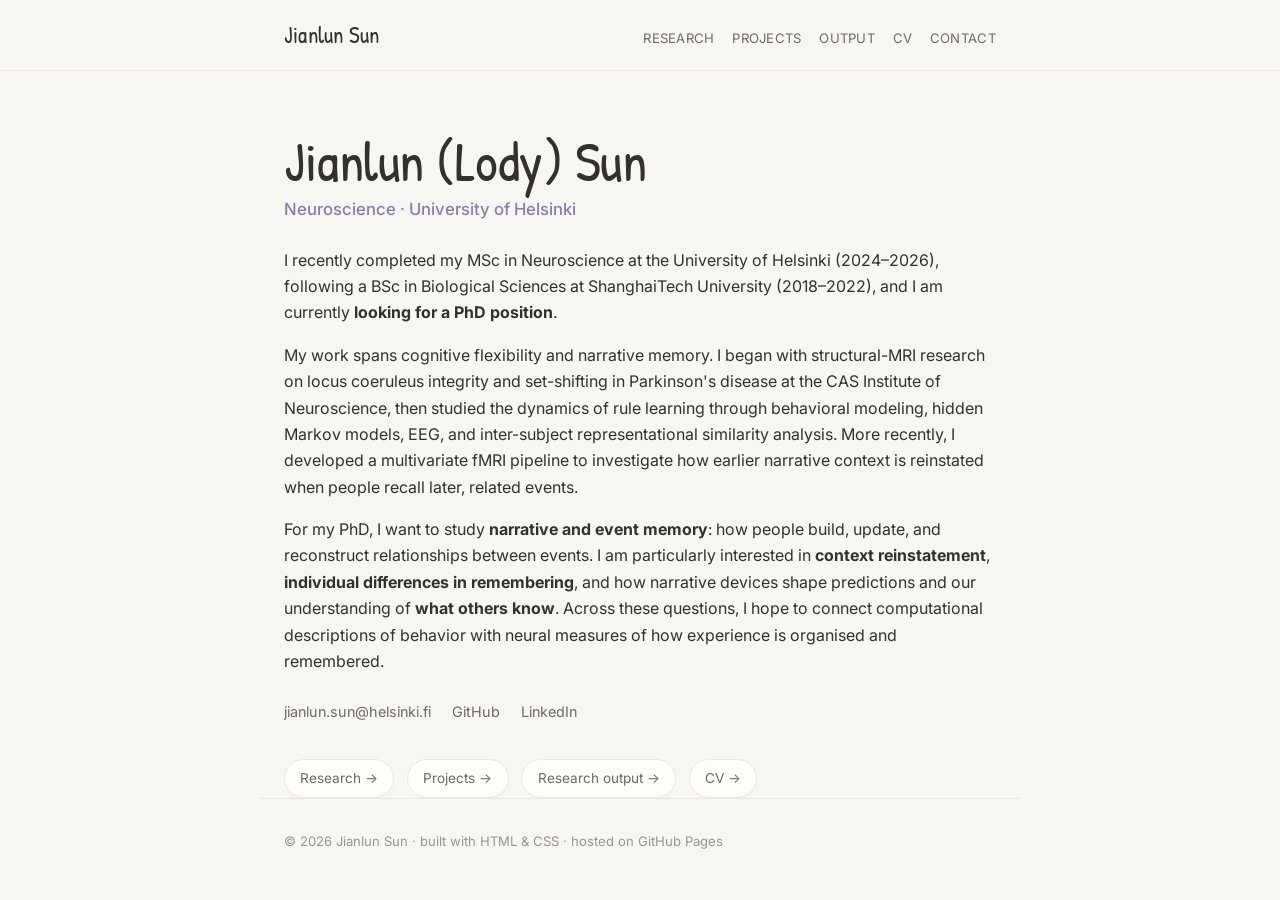
<file: index.html>
<!DOCTYPE html>
<html lang="en">
<head>
<meta charset="UTF-8" />
<meta name="viewport" content="width=device-width, initial-scale=1.0" />
<title>Jianlun (Lody) Sun</title>
<meta name="description" content="Jianlun (Lody) Sun: neuroscience graduate seeking a PhD in predictive structure, rule learning, and the neuroscience of narrative and event memory." />
<link rel="icon" href="data:image/svg+xml,%3Csvg xmlns='http://www.w3.org/2000/svg' viewBox='0 0 32 32'%3E%3Ccircle cx='16' cy='16' r='11' fill='%238B7CA8'/%3E%3C/svg%3E" />
<link rel="preconnect" href="https://fonts.googleapis.com" />
<link rel="preconnect" href="https://fonts.gstatic.com" crossorigin />
<link href="https://fonts.googleapis.com/css2?family=Patrick+Hand&family=Fraunces:opsz,wght@9..144,400;9..144,500;9..144,600&family=Inter:wght@400;500;600&display=swap" rel="stylesheet" />
<link rel="stylesheet" href="style.css?v=4c54a49" />
</head>
<body>

<!-- NAV: keep in sync across all pages -->
<nav>
  <div class="nav-inner">
    <a href="index.html" class="brand">Jianlun&nbsp;Sun</a>
    <div class="nav-links">
      <a href="research.html">Research</a>
      <a href="projects.html">Projects</a>
      <a href="publications.html">Output</a>
      <a href="cv.html">CV</a>
      <a href="contact.html">Contact</a>
    </div>
  </div>
</nav>

<main>
  <section class="hero">
    <h1>Jianlun&nbsp;(Lody)&nbsp;Sun</h1>
    <div class="role">Neuroscience · University of Helsinki</div>
    <p>
      I recently completed my MSc in Neuroscience at the University of Helsinki
      (2024–2026), following a BSc in Biological Sciences at ShanghaiTech
      University (2018–2022), and I am currently <strong>looking for a PhD position</strong>.
    </p>
    <p>
      My work spans cognitive flexibility and narrative memory. I began with
      structural-MRI research on locus coeruleus integrity and set-shifting in
      Parkinson's disease at the CAS Institute of Neuroscience, then studied
      the dynamics of rule learning through behavioral modeling, hidden Markov
      models, EEG, and inter-subject representational similarity analysis.
      More recently, I developed a multivariate fMRI pipeline to investigate
      how earlier narrative context is reinstated when people recall later,
      related events.
    </p>
    <p>
      For my PhD, I want to study <strong>narrative and event memory</strong>:
      how people build, update, and reconstruct relationships between events.
      I am particularly interested in <strong>context reinstatement</strong>,
      <strong>individual differences in remembering</strong>, and how narrative
      devices shape predictions and our understanding of <strong>what others know</strong>.
      Across these questions, I hope to connect computational descriptions of
      behavior with neural measures of how experience is organised and remembered.
    </p>
    <div class="hero-links">
      <a href="mailto:jianlun.sun@helsinki.fi">jianlun.sun@helsinki.fi</a>
      <a href="https://github.com/LodySun" target="_blank" rel="noopener">GitHub</a>
      <a href="https://linkedin.com/in/lodysun/" target="_blank" rel="noopener">LinkedIn</a>
    </div>
    <div class="explore">
      <a href="research.html">Research →</a>
      <a href="projects.html">Projects →</a>
      <a href="publications.html">Research output →</a>
      <a href="cv.html">CV →</a>
    </div>
  </section>
</main>

<footer>© 2026 Jianlun Sun · built with HTML &amp; CSS · hosted on GitHub Pages</footer>

</body>
</html>
</file>
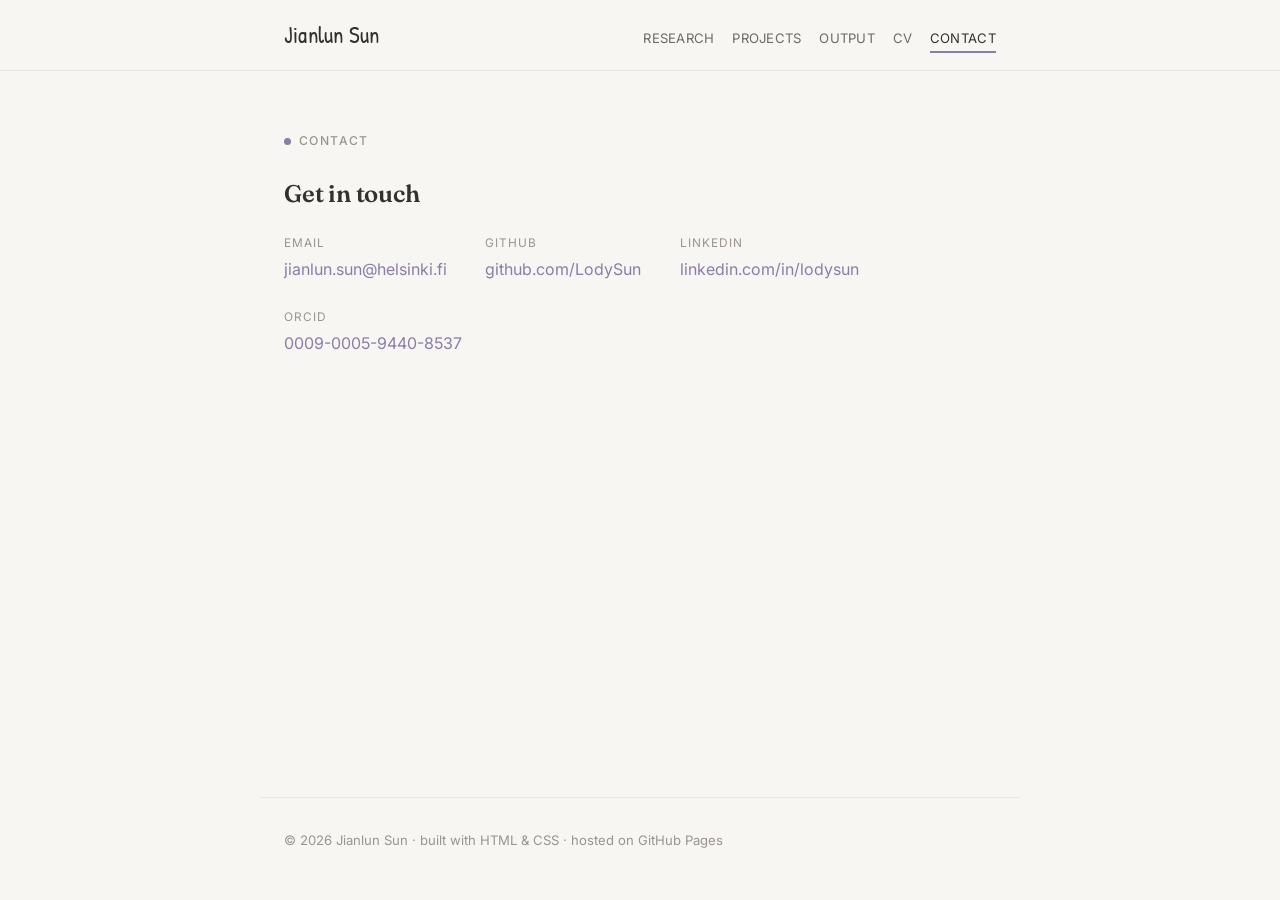
<file: contact.html>
<!DOCTYPE html>
<html lang="en">
<head>
<meta charset="UTF-8" />
<meta name="viewport" content="width=device-width, initial-scale=1.0" />
<title>Contact · Jianlun Sun</title>
<link rel="icon" href="data:image/svg+xml,%3Csvg xmlns='http://www.w3.org/2000/svg' viewBox='0 0 32 32'%3E%3Ccircle cx='16' cy='16' r='11' fill='%238B7CA8'/%3E%3C/svg%3E" />
<link rel="preconnect" href="https://fonts.googleapis.com" />
<link rel="preconnect" href="https://fonts.gstatic.com" crossorigin />
<link href="https://fonts.googleapis.com/css2?family=Patrick+Hand&family=Fraunces:opsz,wght@9..144,400;9..144,500;9..144,600&family=Inter:wght@400;500;600&display=swap" rel="stylesheet" />
<link rel="stylesheet" href="style.css?v=4c54a49" />
</head>
<body>

<!-- NAV: keep in sync across all pages -->
<nav>
  <div class="nav-inner">
    <a href="index.html" class="brand">Jianlun&nbsp;Sun</a>
    <div class="nav-links">
      <a href="research.html">Research</a>
      <a href="projects.html">Projects</a>
      <a href="publications.html">Output</a>
      <a href="cv.html">CV</a>
      <a href="contact.html" class="active">Contact</a>
    </div>
  </div>
</nav>

<main>
  <section class="page">
    <span class="eyebrow">Contact</span>
    <h2>Get in touch</h2>
    <div class="contact-grid">
      <div class="item">
        <div class="label">Email</div>
        <a href="mailto:jianlun.sun@helsinki.fi">jianlun.sun@helsinki.fi</a>
      </div>
      <div class="item">
        <div class="label">GitHub</div>
        <a href="https://github.com/LodySun" target="_blank" rel="noopener">github.com/LodySun</a>
      </div>
      <div class="item">
        <div class="label">LinkedIn</div>
        <a href="https://linkedin.com/in/lodysun/" target="_blank" rel="noopener">linkedin.com/in/lodysun</a>
      </div>
      <div class="item">
        <div class="label">ORCID</div>
        <a href="https://orcid.org/0009-0005-9440-8537" target="_blank" rel="noopener">0009-0005-9440-8537</a>
      </div>
    </div>
  </section>
</main>

<footer>© 2026 Jianlun Sun · built with HTML &amp; CSS · hosted on GitHub Pages</footer>

</body>
</html>
</file>
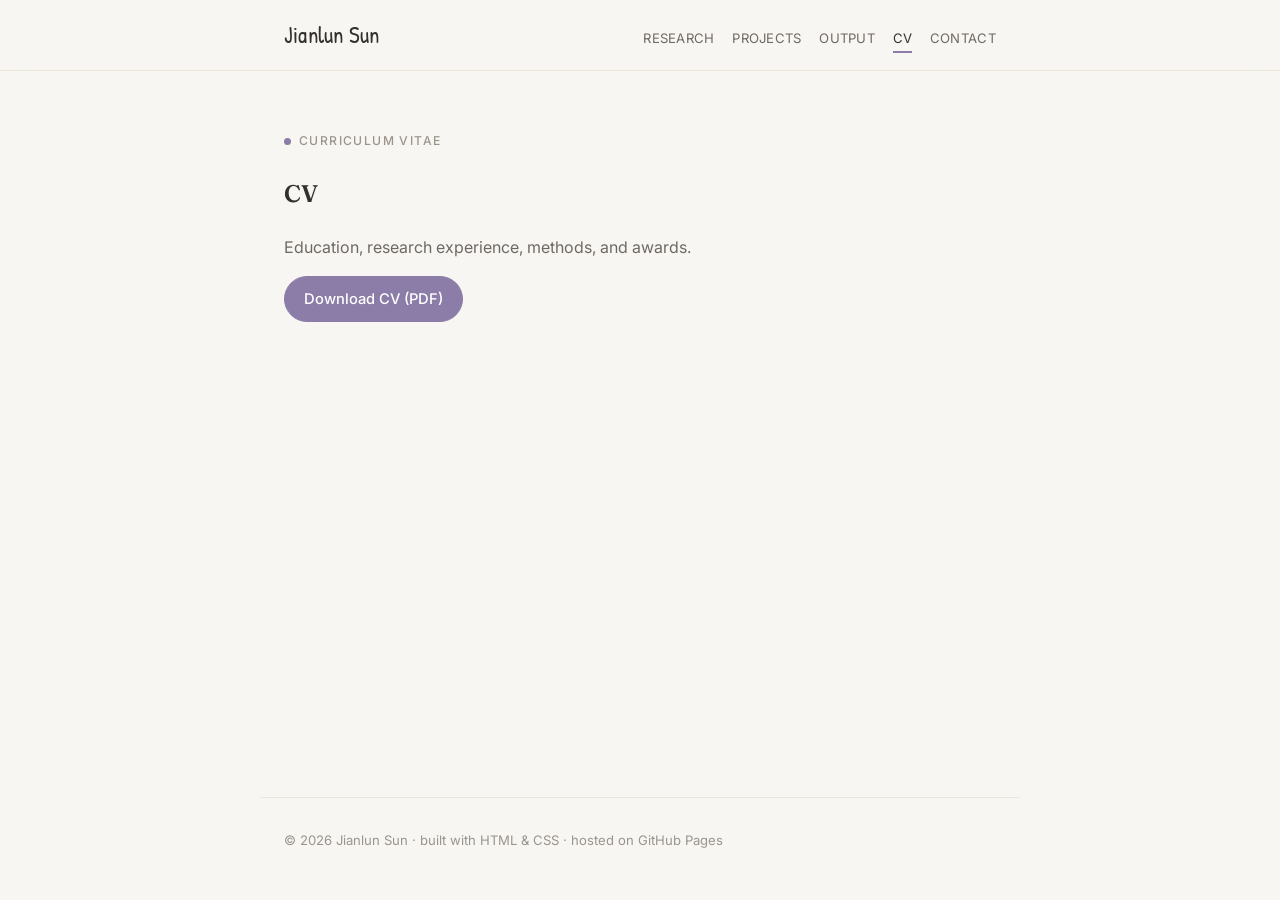
<file: cv.html>
<!DOCTYPE html>
<html lang="en">
<head>
<meta charset="UTF-8" />
<meta name="viewport" content="width=device-width, initial-scale=1.0" />
<title>CV · Jianlun Sun</title>
<link rel="icon" href="data:image/svg+xml,%3Csvg xmlns='http://www.w3.org/2000/svg' viewBox='0 0 32 32'%3E%3Ccircle cx='16' cy='16' r='11' fill='%238B7CA8'/%3E%3C/svg%3E" />
<link rel="preconnect" href="https://fonts.googleapis.com" />
<link rel="preconnect" href="https://fonts.gstatic.com" crossorigin />
<link href="https://fonts.googleapis.com/css2?family=Patrick+Hand&family=Fraunces:opsz,wght@9..144,400;9..144,500;9..144,600&family=Inter:wght@400;500;600&display=swap" rel="stylesheet" />
<link rel="stylesheet" href="style.css?v=4c54a49" />
</head>
<body>

<!-- NAV: keep in sync across all pages -->
<nav>
  <div class="nav-inner">
    <a href="index.html" class="brand">Jianlun&nbsp;Sun</a>
    <div class="nav-links">
      <a href="research.html">Research</a>
      <a href="projects.html">Projects</a>
      <a href="publications.html">Output</a>
      <a href="cv.html" class="active">CV</a>
      <a href="contact.html">Contact</a>
    </div>
  </div>
</nav>

<main>
  <section class="page">
    <span class="eyebrow">Curriculum Vitae</span>
    <h2>CV</h2>
    <p class="muted">Education, research experience, methods, and awards.</p>
    <p>
      <a class="btn" href="assets/Academic_CV_Lody_2610.pdf" target="_blank" rel="noopener">Download CV (PDF)</a>
    </p>
  </section>
</main>

<footer>© 2026 Jianlun Sun · built with HTML &amp; CSS · hosted on GitHub Pages</footer>

</body>
</html>
</file>
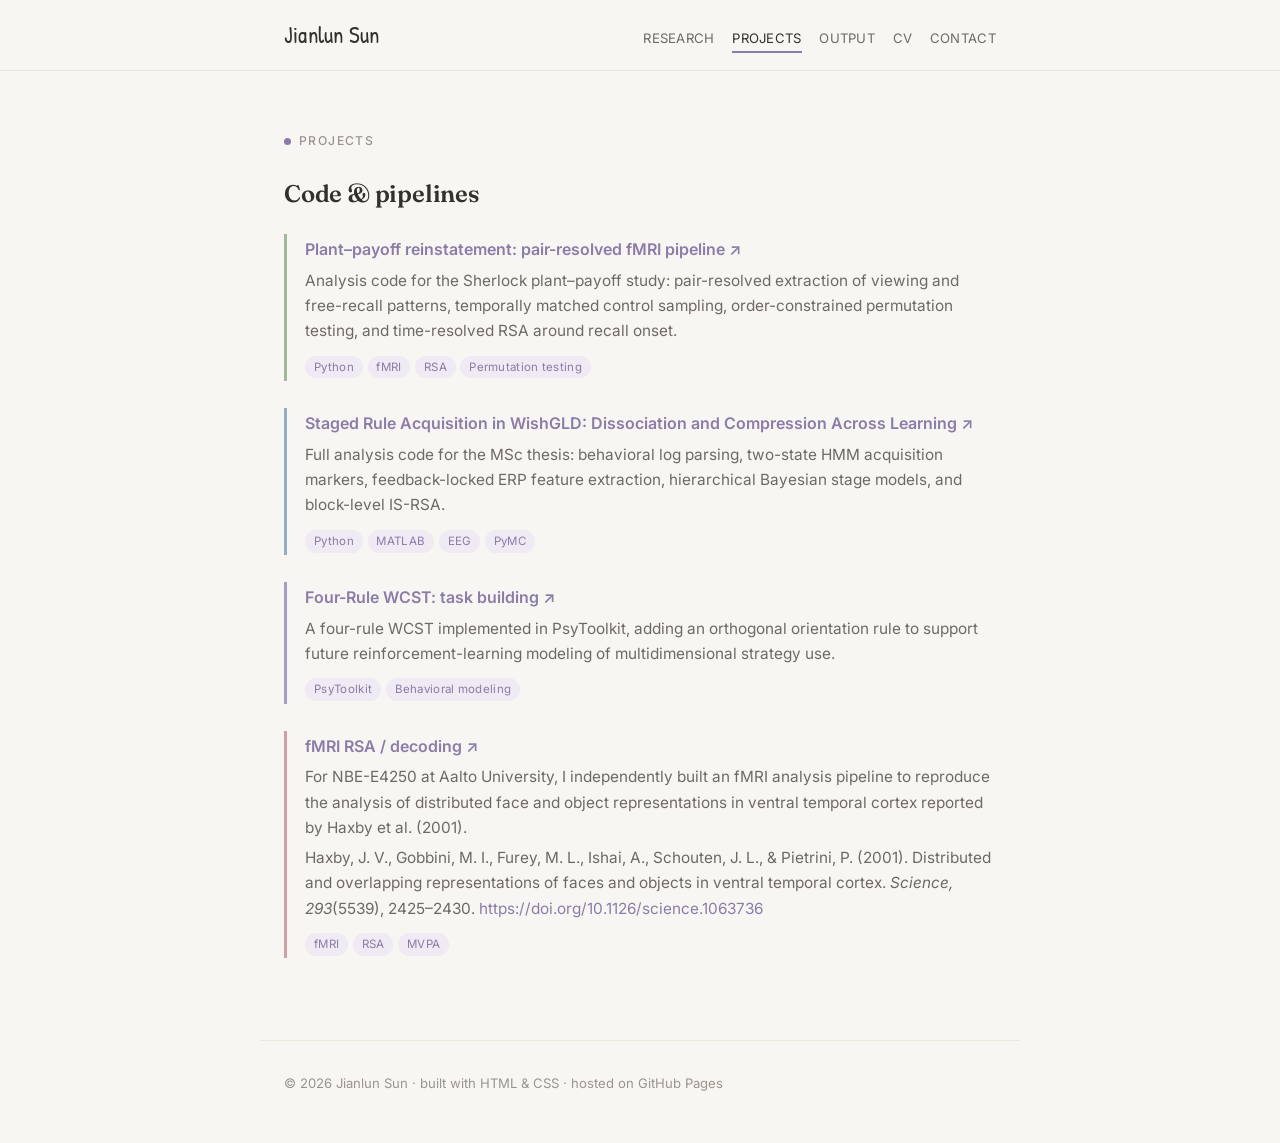
<file: projects.html>
<!DOCTYPE html>
<html lang="en">
<head>
<meta charset="UTF-8" />
<meta name="viewport" content="width=device-width, initial-scale=1.0" />
<title>Projects · Jianlun Sun</title>
<link rel="icon" href="data:image/svg+xml,%3Csvg xmlns='http://www.w3.org/2000/svg' viewBox='0 0 32 32'%3E%3Ccircle cx='16' cy='16' r='11' fill='%238B7CA8'/%3E%3C/svg%3E" />
<link rel="preconnect" href="https://fonts.googleapis.com" />
<link rel="preconnect" href="https://fonts.gstatic.com" crossorigin />
<link href="https://fonts.googleapis.com/css2?family=Patrick+Hand&family=Fraunces:opsz,wght@9..144,400;9..144,500;9..144,600&family=Inter:wght@400;500;600&display=swap" rel="stylesheet" />
<link rel="stylesheet" href="style.css?v=4c54a49" />
</head>
<body>

<!-- NAV: keep in sync across all pages -->
<nav>
  <div class="nav-inner">
    <a href="index.html" class="brand">Jianlun&nbsp;Sun</a>
    <div class="nav-links">
      <a href="research.html">Research</a>
      <a href="projects.html" class="active">Projects</a>
      <a href="publications.html">Output</a>
      <a href="cv.html">CV</a>
      <a href="contact.html">Contact</a>
    </div>
  </div>
</nav>

<main>
  <section class="page">
    <span class="eyebrow">Projects</span>
    <h2>Code &amp; pipelines</h2>

    <div class="entry">
      <h3><a href="https://github.com/LodySun/Pilot_plant_payoff" target="_blank" rel="noopener">Plant–payoff reinstatement: pair-resolved fMRI pipeline ↗</a></h3>
      <p>
        Analysis code for the Sherlock plant–payoff study: pair-resolved extraction
        of viewing and free-recall patterns, temporally matched control sampling,
        order-constrained permutation testing, and time-resolved RSA around recall
        onset.
      </p>
      <div style="margin-top:.5rem"><span class="tag">Python</span><span class="tag">fMRI</span><span class="tag">RSA</span><span class="tag">Permutation testing</span></div>
    </div>

    <div class="entry">
      <h3><a href="https://github.com/LodySun/Reknow_Thesis" target="_blank" rel="noopener">Staged Rule Acquisition in WishGLD: Dissociation and Compression Across Learning ↗</a></h3>
      <p>
        Full analysis code for the MSc thesis: behavioral log parsing, two-state
        HMM acquisition markers, feedback-locked ERP feature extraction,
        hierarchical Bayesian stage models, and block-level IS-RSA.
      </p>
      <div style="margin-top:.5rem"><span class="tag">Python</span><span class="tag">MATLAB</span><span class="tag">EEG</span><span class="tag">PyMC</span></div>
    </div>

    <div class="entry">
      <h3><a href="https://github.com/LodySun/Practical-Training" target="_blank" rel="noopener">Four-Rule WCST: task building ↗</a></h3>
      <p>
        A four-rule WCST implemented in PsyToolkit, adding an orthogonal
        orientation rule to support future reinforcement-learning modeling of
        multidimensional strategy use.
      </p>
      <div style="margin-top:.5rem"><span class="tag">PsyToolkit</span><span class="tag">Behavioral modeling</span></div>
    </div>

    <div class="entry">
      <h3><a href="https://github.com/LodySun/Mapping-Decoding-Modeling" target="_blank" rel="noopener">fMRI RSA / decoding ↗</a></h3>
      <p>
        For NBE-E4250 at Aalto University, I independently built an fMRI analysis
        pipeline to reproduce the analysis of distributed face and object
        representations in ventral temporal cortex reported by Haxby et al. (2001).
      </p>
      <p>
        Haxby, J. V., Gobbini, M. I., Furey, M. L., Ishai, A., Schouten, J. L.,
        &amp; Pietrini, P. (2001). Distributed and overlapping representations of
        faces and objects in ventral temporal cortex. <em>Science, 293</em>(5539),
        2425–2430. <a href="https://doi.org/10.1126/science.1063736" target="_blank" rel="noopener">https://doi.org/10.1126/science.1063736</a>
      </p>
      <div style="margin-top:.5rem"><span class="tag">fMRI</span><span class="tag">RSA</span><span class="tag">MVPA</span></div>
    </div>
  </section>
</main>

<footer>© 2026 Jianlun Sun · built with HTML &amp; CSS · hosted on GitHub Pages</footer>

</body>
</html>
</file>
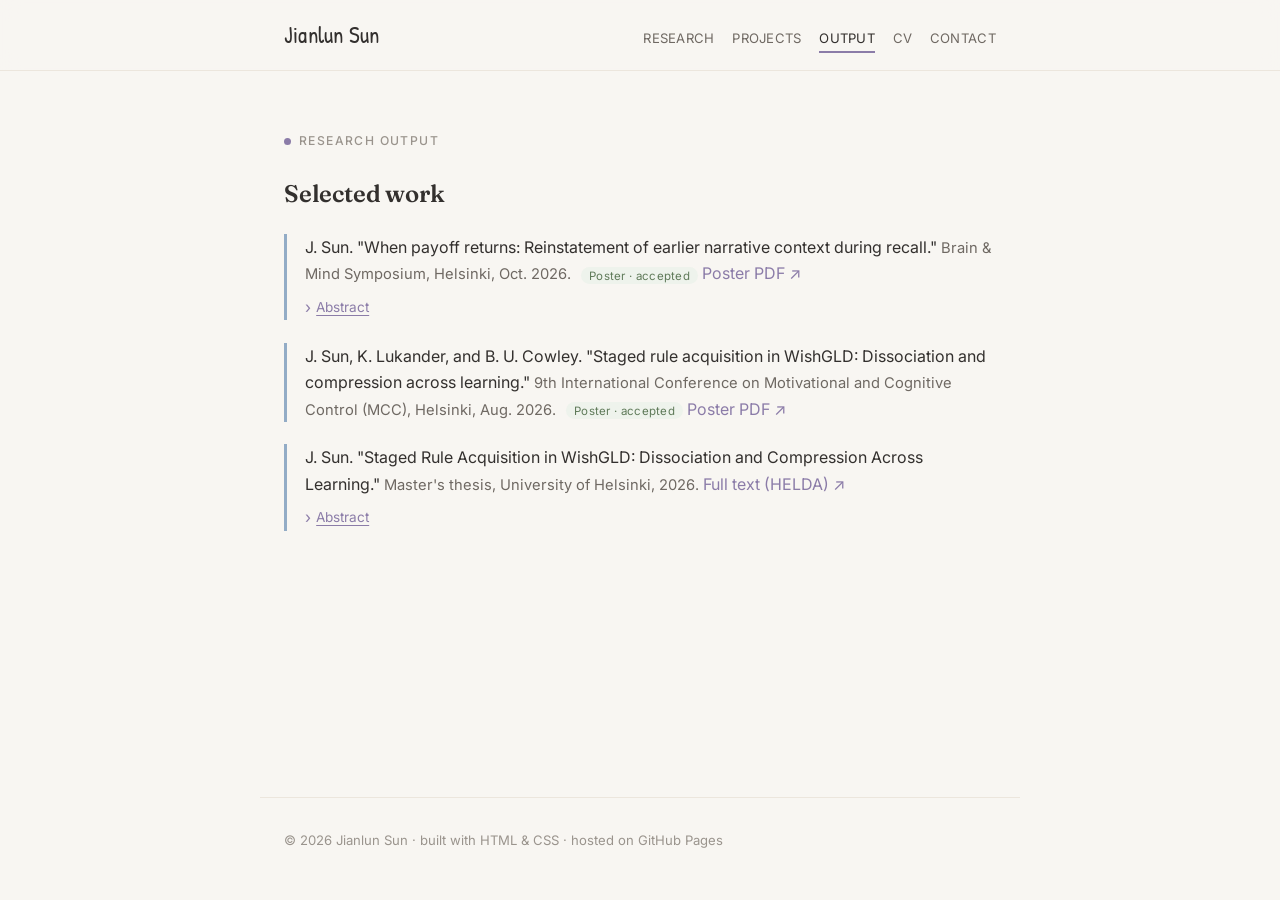
<file: publications.html>
<!DOCTYPE html>
<html lang="en">
<head>
<meta charset="UTF-8" />
<meta name="viewport" content="width=device-width, initial-scale=1.0" />
<title>Research Output · Jianlun Sun</title>
<link rel="icon" href="data:image/svg+xml,%3Csvg xmlns='http://www.w3.org/2000/svg' viewBox='0 0 32 32'%3E%3Ccircle cx='16' cy='16' r='11' fill='%238B7CA8'/%3E%3C/svg%3E" />
<link rel="preconnect" href="https://fonts.googleapis.com" />
<link rel="preconnect" href="https://fonts.gstatic.com" crossorigin />
<link href="https://fonts.googleapis.com/css2?family=Patrick+Hand&family=Fraunces:opsz,wght@9..144,400;9..144,500;9..144,600&family=Inter:wght@400;500;600&display=swap" rel="stylesheet" />
<link rel="stylesheet" href="style.css?v=4c54a49" />
</head>
<body>

<!-- NAV: keep in sync across all pages -->
<nav>
  <div class="nav-inner">
    <a href="index.html" class="brand">Jianlun&nbsp;Sun</a>
    <div class="nav-links">
      <a href="research.html">Research</a>
      <a href="projects.html">Projects</a>
      <a href="publications.html" class="active">Output</a>
      <a href="cv.html">CV</a>
      <a href="contact.html">Contact</a>
    </div>
  </div>
</nav>

<main>
  <section class="page">
    <span class="eyebrow">Research Output</span>
    <h2>Selected work</h2>

    <div class="pub">
      <span class="authors">J. Sun.</span>
      "When payoff returns: Reinstatement of earlier narrative context during
      recall." <span class="venue">Brain &amp; Mind Symposium, Helsinki, Oct. 2026.</span>
      <span class="badge">Poster · accepted</span>
      <a href="assets/plantpayoff_bm26_poster.pdf" target="_blank" rel="noopener">Poster&nbsp;PDF&nbsp;↗</a>
      <details>
        <summary><span>Abstract</span></summary>
        <div class="abstract">
          <p>Stories often set up a plant whose meaning changes at a later payoff as they
          progress to keep the viewers engaged. We asked if such links appear as shared neural
          patterns during viewing, and how they are expressed during recall. We reanalyzed fMRI
          data from the Sherlock dataset (viewing and free recall; N = 17; Chen et al., 2017),
          using 11 pre-specified annotated plant-payoff pairs.</p>
          <p>During viewing, posterior medial cortex (PMC) similarity between plants and payoffs
          did not exceed temporally matched controls (p = 0.568). During recall, PMC patterns for
          a recalled payoff resembled its own plant more than other earlier scenes (identity
          percentile 0.550 vs. null 0.482; q &lt; 0.05). The effect survived controlling for the
          payoff’s own movie pattern, peaked ~4.5 s after recall onset, was absent in auditory
          cortex, and was not explained by naming the plant. Thus, long-range narrative links may
          become measurable when memory is reconstructed, rather than during viewing.</p>
        </div>
      </details>
    </div>

    <div class="pub">
      <span class="authors">J. Sun, K. Lukander, and B. U. Cowley.</span>
      "Staged rule acquisition in WishGLD: Dissociation and compression across
      learning." <span class="venue">9th International Conference on Motivational
      and Cognitive Control (MCC), Helsinki, Aug. 2026.</span>
      <span class="badge">Poster · accepted</span>
      <a href="assets/wishgld_mcc26_poster.pdf" target="_blank" rel="noopener">Poster&nbsp;PDF&nbsp;↗</a>
    </div>

    <div class="pub">
      <span class="authors">J. Sun.</span>
      "Staged Rule Acquisition in WishGLD: Dissociation and Compression Across
      Learning." <span class="venue">Master's thesis, University of Helsinki, 2026.</span>
      <a href="https://hdl.handle.net/10138/637853" target="_blank" rel="noopener">Full&nbsp;text&nbsp;(HELDA)&nbsp;↗</a>
      <details>
        <summary><span>Abstract</span></summary>
        <div class="abstract">
          <p>Cognitive flexibility requires inferring changing task rules from feedback and
          stabilizing behavior around relevant rules. Wisconsin Card Sorting Test-like studies
          have used different markers of rule acquisition, leaving open whether acquisition is
          best treated as a single learning point or as a transition from search to stable rule
          use. Here, we examined rule learning in the Wisconsin-ish Global–Local Dissociation
          (WishGLD) task as a multi-marker process. Behavioral responses were modeled with a
          two-state hidden Markov model to estimate acquisition dynamics. Hidden Markov Model
          (HMM)-defined acquisition was compared with the first correct response and logical
          collapse, defined as the point at which feedback reduced the hypothesis space to a
          single rule-consistent candidate. Feedback-locked EEG responses were analyzed around
          these markers, focusing on FRN and P3b components.</p>
          <p>The behavioral markers were related but separable: in early sets, first correct
          responses often preceded behavioral stabilization, whereas later sets showed stronger
          marker convergence. EEG results supported this dissociation. P3b showed a staged
          profile across acquisition, increasing at first correct feedback, decreasing during
          transition, and increasing again at the acquisition point, consistent with separable
          updating and stabilization operations. FRN-related activity was associated with
          HMM-derived transition metrics. IS-RSA further showed significant alignment between
          behavioral acquisition profiles and EEG feature profiles. These findings characterize
          rule acquisition in WishGLD as a temporally structured transition rather than a single
          learning point.</p>
        </div>
      </details>
    </div>
  </section>
</main>

<footer>© 2026 Jianlun Sun · built with HTML &amp; CSS · hosted on GitHub Pages</footer>

</body>
</html>
</file>
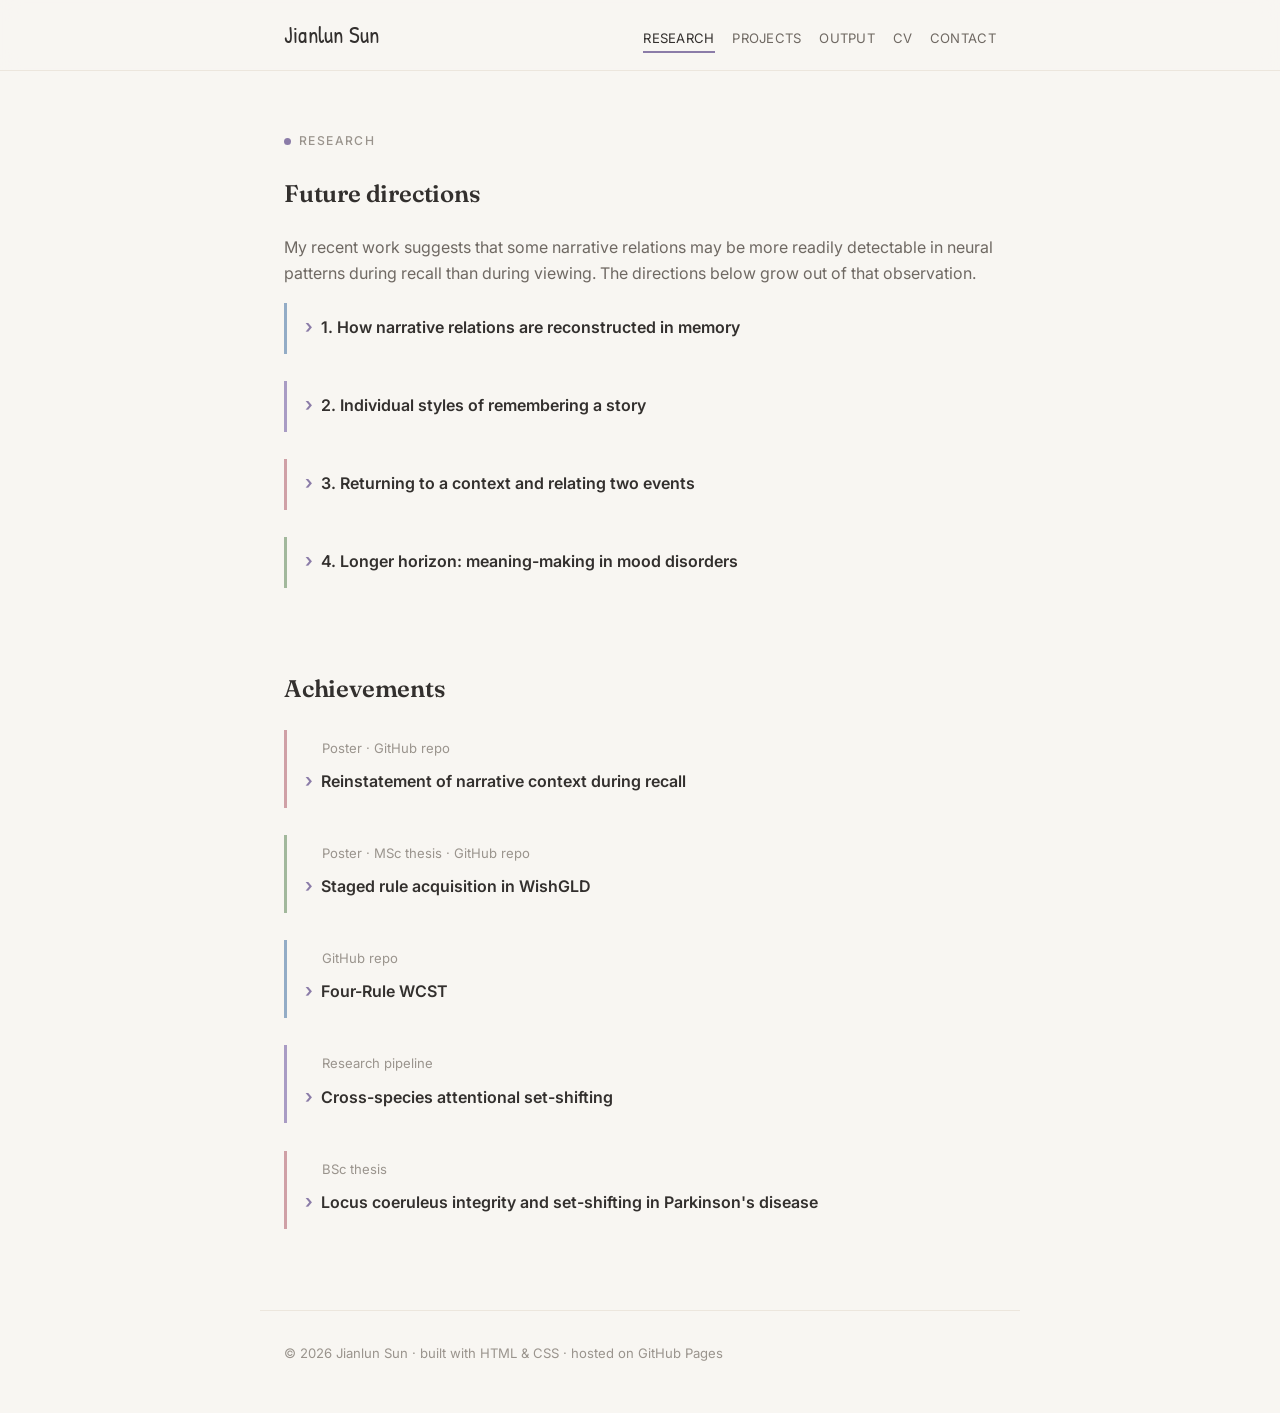
<file: research.html>
<!DOCTYPE html>
<html lang="en">
<head>
<meta charset="UTF-8" />
<meta name="viewport" content="width=device-width, initial-scale=1.0" />
<title>Research · Jianlun Sun</title>
<link rel="icon" href="data:image/svg+xml,%3Csvg xmlns='http://www.w3.org/2000/svg' viewBox='0 0 32 32'%3E%3Ccircle cx='16' cy='16' r='11' fill='%238B7CA8'/%3E%3C/svg%3E" />
<link rel="preconnect" href="https://fonts.googleapis.com" />
<link rel="preconnect" href="https://fonts.gstatic.com" crossorigin />
<link href="https://fonts.googleapis.com/css2?family=Patrick+Hand&family=Fraunces:opsz,wght@9..144,400;9..144,500;9..144,600&family=Inter:wght@400;500;600&display=swap" rel="stylesheet" />
<link rel="stylesheet" href="style.css?v=4c54a49" />
</head>
<body>

<!-- NAV: keep in sync across all pages -->
<nav>
  <div class="nav-inner">
    <a href="index.html" class="brand">Jianlun&nbsp;Sun</a>
    <div class="nav-links">
      <a href="research.html" class="active">Research</a>
      <a href="projects.html">Projects</a>
      <a href="publications.html">Output</a>
      <a href="cv.html">CV</a>
      <a href="contact.html">Contact</a>
    </div>
  </div>
</nav>

<main>
  <section class="page" id="future-directions" aria-labelledby="future-directions-title">
    <span class="eyebrow">Research</span>
    <h2 id="future-directions-title">Future directions</h2>
    <p class="muted">My recent work suggests that some narrative relations may be more readily detectable in neural patterns during recall than during viewing. The directions below grow out of that observation.</p>
    <details class="entry research-disclosure">
      <summary><h3>1. How narrative relations are reconstructed in memory</h3></summary>
      <div class="disclosure-body">
        <p>Stories often plant a detail early that acquires its meaning much later. In my pilot analysis of a public naturalistic fMRI dataset (Chen et al., 2017), I found no reliable evidence of plant–payoff pattern similarity during viewing using the current analysis. During payoff recall, however, patterns in posterior medial cortex showed selective similarity to the corresponding earlier plant scene, consistent with reinstatement of its context.</p>
        <p>I want to build on this in five ways. First, replication and generalisation across narratives and recall tasks, particularly in <em>The Sixth Sense</em> dataset (Zadbood et al., 2022), where a final twist changes the interpretation of earlier scenes. Groups with different access to the twist during viewing and recall provide a useful comparison, although the scene-cued recall task differs from the free recall used in the pilot.</p>
        <p>Second, the timing of meaning: comparing relations whose significance is available when an event first occurs with those that become interpretable only after later information, and asking how this changes their representation during viewing and recall.</p>
        <p>Third, the form a relation takes during viewing: studies of hippocampal representations show that overlapping memories can become more distinct with learning (Favila et al., 2016; Chanales et al., 2017), motivating a search for differentiation as well as similarity. Interregional coupling offers another possible measure.</p>
        <p>Fourth, timing: EEG and MEG could help establish when context reinstatement occurs relative to the onset of verbal report.</p>
        <p>Fifth, extending this approach to other narrative devices, including suspense–resolution, repetition with variation, conflict, and privileged access to information. These offer ways to ask how anticipation, recurring structure, and competing goals shape event representations and later remembering. I am particularly interested in “inside information”: situations in which the audience knows something a character does not, or has access to one character’s knowledge that others lack. Such asymmetries could connect narrative memory with theory of mind, allowing us to test how viewers track who knows what and whether those distinctions are preserved or reconstructed during recall.</p>
      </div>
    </details>
    <details class="entry research-disclosure">
      <summary><h3>2. Individual styles of remembering a story</h3></summary>
      <div class="disclosure-body">
        <p>People who watch the same film retell it differently. Some emphasise causal order, others emotional turning points, perceptual details, or broader themes. Word-timestamped recall transcripts from existing datasets offer a starting point for characterising this variation, by aligning recollections with the story’s event structure and using language-model measures to describe their semantic trajectories.</p>
        <p>With repeated observations of the same people recalling different stories, I want to ask whether these tendencies are stable across narratives. I also want to test whether they relate to the strength of earlier-context reinstatement: for example, whether people who explicitly connect events causally when retelling show stronger reinstatement of the scenes those events depend on.</p>
      </div>
    </details>
    <details class="entry research-disclosure">
      <summary><h3>3. Returning to a context and relating two events</h3></summary>
      <div class="disclosure-body">
        <p>Non-linear narratives separate the order in which events are shown from the order in which they must be understood. A flashback may return the viewer to an established context, while another transition introduces a different timeline. In my pilot dataset, scene-specific reinstatement from viewing to recall was robust, even though the cross-event similarity analysis did not detect plant–payoff relations during viewing.</p>
        <p>This motivates a further question: during viewing, do returns to a familiar narrative context reinstate earlier representations, while shifts to a new timeline promote more distinct event representations? Pattern completion and separation provide a theoretical framework for developing these predictions (Yassa &amp; Stark, 2011), but distinguishing those mechanisms would require more than observing changes in similarity. Behavioral timeline reconstruction could help establish how viewers understand the temporal structure and relate it to the neural measures.</p>
      </div>
    </details>
    <details class="entry research-disclosure">
      <summary><h3>4. Longer horizon: meaning-making in mood disorders</h3></summary>
      <div class="disclosure-body">
        <p>A longer-term question is whether related processes contribute to difficulties in interpreting experience. Depression has been associated with more negative or less positive interpretations of ambiguous situations. It has also been associated with reduced specificity in autobiographical recall (Williams et al., 2007). These are distinct phenomena, and I am interested in how they interact: when a negative interpretation emerges, whether it changes how an event is later remembered, and how people organise accounts of their own past and imagined future.</p>
        <p>Further ahead, I would like to investigate whether semantic features of psychotherapy dialogue track changes in interpretation and memory, and whether those changes relate to changes in brain function.</p>
      </div>
    </details>
  </section>
  <section class="page achievements" aria-labelledby="achievements-title">
    <h2 id="achievements-title">Achievements</h2>
    <details class="entry research-disclosure">
      <summary><div class="achievement-heading"><span class="meta">Poster · GitHub repo</span><h3>Reinstatement of narrative context during recall</h3></div></summary>
      <div class="disclosure-body">
      <div class="meta">Independent project, presented at Brain &amp; Mind Symposium 2026</div>
      <p>
        Asking whether the brain preserves long-range narrative relationships —
        plant–payoff pairs, where an inconspicuous early detail becomes meaningful
        only when it returns. A pair-resolved fMRI framework for the Sherlock
        dataset integrates viewing and free-recall representations with
        constrained permutation testing and time-resolved RSA. Plant–payoff
        structure was not detectable during viewing, but recalling a payoff
        selectively reinstated its own plant’s context in posterior medial cortex.
      </p>
        <p class="achievement-links"><a href="assets/plantpayoff_bm26_poster.pdf" target="_blank" rel="noopener">Poster PDF ↗</a> · <a href="https://github.com/LodySun/Pilot_plant_payoff" target="_blank" rel="noopener">GitHub repo ↗</a></p>
      </div>
    </details>
    <details class="entry research-disclosure">
      <summary><div class="achievement-heading"><span class="meta">Poster · MSc thesis · GitHub repo</span><h3>Staged rule acquisition in WishGLD</h3></div></summary>
      <div class="disclosure-body">
      <div class="meta">MSc thesis, University of Helsinki, supervised by Benjamin U. Cowley</div>
      <p>
        Modeling rule learning as a temporally extended, multi-marker transition
        rather than a single event. A two-state hidden Markov model estimates
        trial-wise acquisition dynamics, compared against the first-correct
        response and a logical-collapse marker, and related to feedback-locked
        EEG (FRN, P3b) and inter-subject representational similarity (IS-RSA).
      </p>
        <p class="achievement-links"><a href="assets/wishgld_mcc26_poster.pdf" target="_blank" rel="noopener">Poster PDF ↗</a> · <a href="https://hdl.handle.net/10138/637853" target="_blank" rel="noopener">MSc thesis ↗</a> · <a href="https://github.com/LodySun/Reknow_Thesis" target="_blank" rel="noopener">GitHub repo ↗</a></p>
      </div>
    </details>
    <details class="entry research-disclosure">
      <summary><div class="achievement-heading"><span class="meta">GitHub repo</span><h3>Four-Rule WCST</h3></div></summary>
      <div class="disclosure-body">
      <div class="meta">Task development</div>
      <p>
        Designing and implementing a four-rule WCST in PsyToolkit (adding an
        orthogonal orientation rule to the classic dimensions) to support future
        reinforcement-learning modeling of multidimensional strategy use.
      </p>
        <p class="achievement-links"><a href="https://github.com/LodySun/Practical-Training" target="_blank" rel="noopener">GitHub repo ↗</a></p>
      </div>
    </details>
    <details class="entry research-disclosure">
      <summary><div class="achievement-heading"><span class="meta">Research pipeline</span><h3>Cross-species attentional set-shifting</h3></div></summary>
      <div class="disclosure-body">
      <div class="meta">Research assistant, HiPerCog Group, University of Helsinki</div>
      <p>
        Building the human-side analysis pipeline for a rat–human Go/NoGo
        attentional set-shifting paradigm: preprocessing from raw behavioral
        output through a model-fitting pipeline matched to the existing rodent
        pipeline, so that both species can be fitted under a single model.
      </p>
      </div>
    </details>
    <details class="entry research-disclosure">
      <summary><div class="achievement-heading"><span class="meta">BSc thesis</span><h3>Locus coeruleus integrity and set-shifting in Parkinson's disease</h3></div></summary>
      <div class="disclosure-body">
      <div class="meta">BSc thesis, CAS Institute of Neuroscience, supervised by Zheng Ye</div>
      <p>
        Quantified locus coeruleus / substantia nigra integrity from
        neuromelanin-MRI and linked these structural metrics to set-shifting
        deficits (CANTAB IED) in Parkinson's disease.
      </p>
      </div>
    </details>
  </section>
</main>

<footer>© 2026 Jianlun Sun · built with HTML &amp; CSS · hosted on GitHub Pages</footer>

</body>
</html>
</file>
<file: style.css>
/* ===== shared styles for all pages (single source of truth) ===== */
:root {
  --bg: #f8f6f2;
  --surface: #fffdfa;
  --ink: #33302e;
  --ink-soft: #6f6963;
  --ink-faint: #9a948d;
  --line: #ece6dd;
  --accent: #8b7ca8;        /* muted plum — links / primary */
  --accent-soft: #efeaf3;
  --lav: #a99cc4;
  --rose: #cfa0a6;
  --sage: #a2b89c;
  --sky: #93acc6;
  --maxw: 760px;
}

* { box-sizing: border-box; }
html { scroll-behavior: smooth; }

body {
  margin: 0;
  background: var(--bg);
  color: var(--ink);
  font-family: "Inter", system-ui, -apple-system, sans-serif;
  font-size: 16px;
  line-height: 1.65;
  -webkit-font-smoothing: antialiased;
  text-rendering: optimizeLegibility;
  display: flex;
  flex-direction: column;
  min-height: 100vh;
}

a { color: var(--accent); text-decoration: none; transition: color .15s ease; }
a:hover { color: var(--ink); }

/* ---------- nav ---------- */
nav {
  position: sticky; top: 0; z-index: 10;
  background: rgba(248,246,242,.82);
  backdrop-filter: saturate(140%) blur(10px);
  border-bottom: 1px solid var(--line);
}
.nav-inner {
  max-width: var(--maxw); margin: 0 auto;
  display: flex; align-items: baseline; justify-content: space-between;
  padding: 1rem 1.5rem; gap: 1rem;
}
.brand {
  font-family: "Patrick Hand", cursive; font-weight: 400; font-size: 1.45rem;
  color: var(--ink); letter-spacing: .2px; white-space: nowrap;
}
.brand:hover { color: var(--accent); }
.nav-links { display: flex; flex-wrap: wrap; gap: 1.1rem; }
.nav-links a {
  font-size: .82rem; color: var(--ink-soft); letter-spacing: .3px;
  text-transform: uppercase; position: relative; padding-bottom: 2px;
}
.nav-links a::after {
  content: ""; position: absolute; left: 0; bottom: -1px; height: 1.5px; width: 0;
  background: var(--accent); transition: width .2s ease;
}
.nav-links a:hover, .nav-links a.active { color: var(--ink); }
.nav-links a.active::after { width: 100%; }

/* ---------- layout ---------- */
main { max-width: var(--maxw); margin: 0 auto; padding: 0 1.5rem; width: 100%; flex: 1; }
.page { padding: 3.4rem 0; }
.hero { padding-top: 3.8rem; }

.eyebrow {
  display: inline-flex; align-items: center; gap: .5rem;
  font-size: .76rem; text-transform: uppercase; letter-spacing: 1.4px;
  color: var(--ink-faint); margin-bottom: 1.4rem; font-weight: 500;
}
.eyebrow::before {
  content: ""; width: 7px; height: 7px; border-radius: 50%; background: var(--accent);
}

h1 {
  font-family: "Fraunces", serif; font-weight: 600;
  font-size: clamp(2.3rem, 6vw, 3.5rem); line-height: 1.05;
  margin: 0 0 .35rem; letter-spacing: -.5px;
}
h2 {
  font-family: "Fraunces", serif; font-weight: 600;
  font-size: 1.5rem; margin: 0 0 1.3rem; letter-spacing: -.2px;
}
h3 { font-family: "Inter", sans-serif; font-weight: 600; font-size: 1rem; margin: 0 0 .2rem; }
p { margin: 0 0 1rem; }
.lead { font-size: 1.12rem; color: var(--ink); max-width: 60ch; }
.muted { color: var(--ink-soft); }
.small { font-size: .9rem; }

/* ---------- hero ---------- */
.role { font-size: 1.05rem; color: var(--accent); font-weight: 500; margin-bottom: 1.4rem; }
.hero-links { display: flex; flex-wrap: wrap; gap: .4rem 1.3rem; margin-top: 1.6rem; font-size: .9rem; }
.hero-links a { color: var(--ink-soft); }
.hero-links a:hover { color: var(--accent); }
.explore { display: flex; flex-wrap: wrap; gap: .8rem; margin-top: 2.2rem; }
.explore a {
  font-size: .85rem; padding: .45rem .95rem; border: 1px solid var(--line);
  border-radius: 100px; color: var(--ink-soft); background: var(--surface);
}
.explore a:hover { border-color: var(--accent); color: var(--accent); }

/* ---------- entries ---------- */
.entry {
  border-left: 3px solid var(--lav); padding: .15rem 0 .15rem 1.15rem; margin-bottom: 1.7rem;
}
.entry:nth-child(4n+1) { border-color: var(--lav); }
.entry:nth-child(4n+2) { border-color: var(--rose); }
.entry:nth-child(4n+3) { border-color: var(--sage); }
.entry:nth-child(4n)   { border-color: var(--sky); }
.entry .meta { font-size: .82rem; color: var(--ink-faint); margin-bottom: .35rem; }
.entry p { margin: .3rem 0 0; color: var(--ink-soft); font-size: .96rem; }

.tag {
  display: inline-block; font-size: .72rem; letter-spacing: .3px;
  padding: .12rem .55rem; border-radius: 100px; margin-right: .3rem;
  background: var(--accent-soft); color: var(--accent);
}

/* ---------- publications ---------- */
.pub { margin-bottom: 1.4rem; padding-left: 1.15rem; border-left: 3px solid var(--sky); }
.pub .authors { color: var(--ink); }
.pub .venue { color: var(--ink-soft); font-size: .92rem; }
.badge {
  font-size: .72rem; letter-spacing: .3px; padding: .1rem .5rem; border-radius: 100px;
  background: #eef3ec; color: #5f7a59; margin-left: .35rem; white-space: nowrap;
}

/* ---------- abstract disclosure ---------- */
.pub details { margin-top: .45rem; }
.pub summary {
  display: inline-flex; align-items: center; gap: .3rem;
  font-size: .85rem; color: var(--accent);
  cursor: pointer; list-style: none; width: fit-content;
}
.pub summary span {
  text-decoration: underline; text-decoration-thickness: 1px;
  text-underline-offset: .22em;
}
.pub summary::-webkit-details-marker { display: none; }
.pub summary::before {
  content: "\203A"; font-size: 1rem; line-height: 1; transition: transform .15s ease;
}
.pub details[open] summary::before { transform: rotate(90deg); }
.pub summary:hover { color: var(--ink); }
.pub .abstract {
  margin: .55rem 0 0; font-size: .9rem; color: var(--ink-soft);
  border-left: 2px solid var(--line); padding-left: .85rem;
}
.pub .abstract p { margin: 0 0 .7rem; }
.pub .abstract p:last-child { margin-bottom: 0; }
@media print { .pub details > *:not(summary) { display: block; } }

/* ---------- buttons ---------- */
.btn {
  display: inline-flex; align-items: center; gap: .5rem;
  font-size: .92rem; font-weight: 500; padding: .6rem 1.2rem; border-radius: 100px;
  background: var(--accent); color: #fff; border: 1px solid var(--accent);
  transition: background .15s ease, transform .15s ease;
}
.btn:hover { background: #7a6c97; color: #fff; transform: translateY(-1px); }

/* ---------- placeholder note ---------- */
.todo {
  font-size: .8rem; color: #b08968; background: #fbf3ea;
  border: 1px dashed #e3c9ab; border-radius: 8px; padding: .15rem .5rem;
}

/* ---------- contact ---------- */
.contact-grid { display: flex; flex-wrap: wrap; gap: 1.6rem 2.4rem; }
.contact-grid .item .label {
  font-size: .74rem; text-transform: uppercase; letter-spacing: 1px;
  color: var(--ink-faint); margin-bottom: .15rem;
}

footer {
  max-width: var(--maxw); margin: 0 auto; padding: 2rem 1.5rem 3rem; width: 100%;
  border-top: 1px solid var(--line); color: var(--ink-faint); font-size: .82rem;
}

@media (max-width: 560px) {
  .nav-inner { flex-direction: column; align-items: flex-start; gap: .6rem; }
  .page { padding: 2.6rem 0; }
}

/* ---------- research disclosures ---------- */
.achievements { padding-top: 0; }
.research-disclosure > summary {
  display: block;
  cursor: pointer; list-style: none; padding: .35rem 0;
}
.research-disclosure > summary::-webkit-details-marker { display: none; }
.research-disclosure > summary h3 { display: flex; align-items: baseline; gap: .5rem; }
.research-disclosure > summary h3::before {
  content: "›"; display: inline-block; flex: 0 0 auto; color: var(--accent); font-size: 1.2rem;
  transition: transform .15s ease;
}
.research-disclosure[open] > summary h3::before { transform: rotate(90deg); }
.research-disclosure > summary:hover h3 { color: var(--accent); }
.research-disclosure > summary:focus-visible { outline: 2px solid var(--accent); outline-offset: 5px; }
.achievement-heading { min-width: 0; }
.achievement-heading .meta { display: block; padding-left: 1.05rem; }
.research-disclosure .disclosure-body { padding: .5rem 0 .25rem; }
.research-disclosure .disclosure-body p + p { margin-top: 1rem; }
.research-disclosure .achievement-links { font-size: .85rem; }

.hero h1 { font-family: "Patrick Hand", cursive; font-weight: 400; }
</file>
